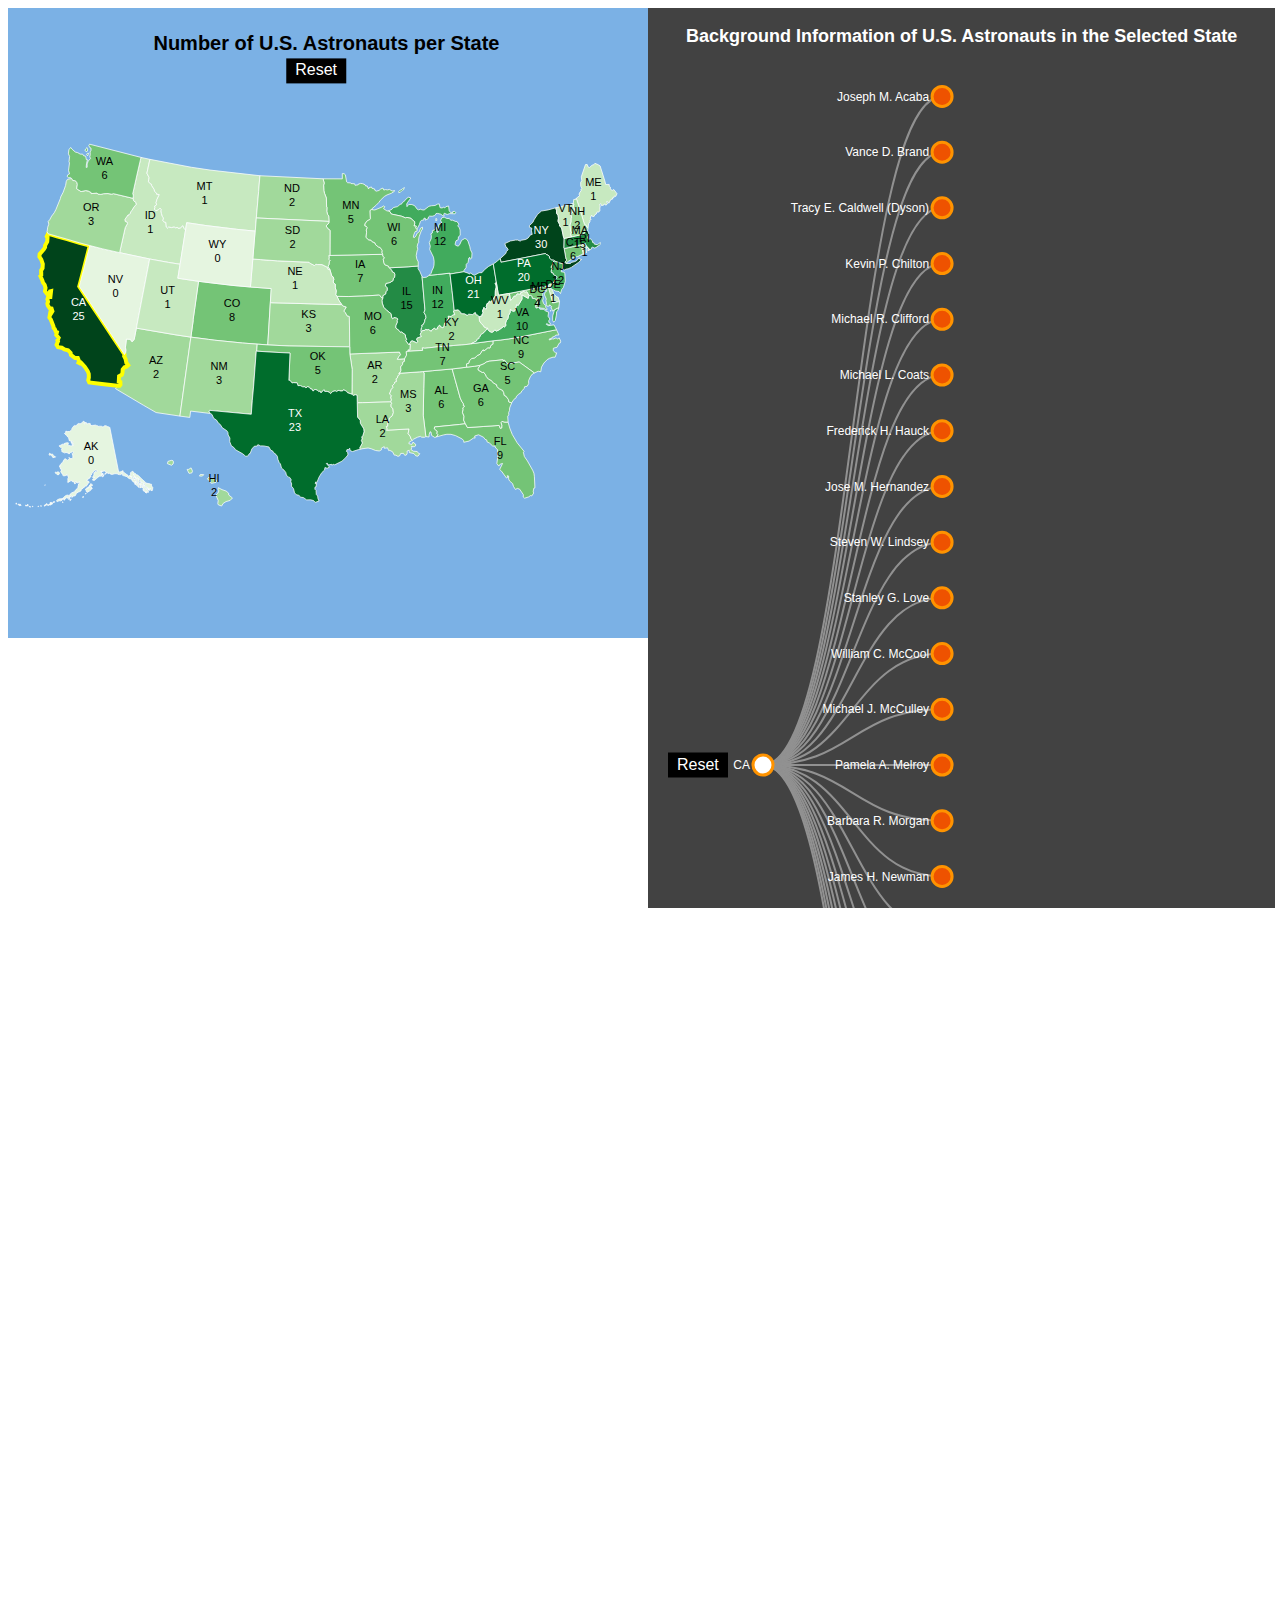
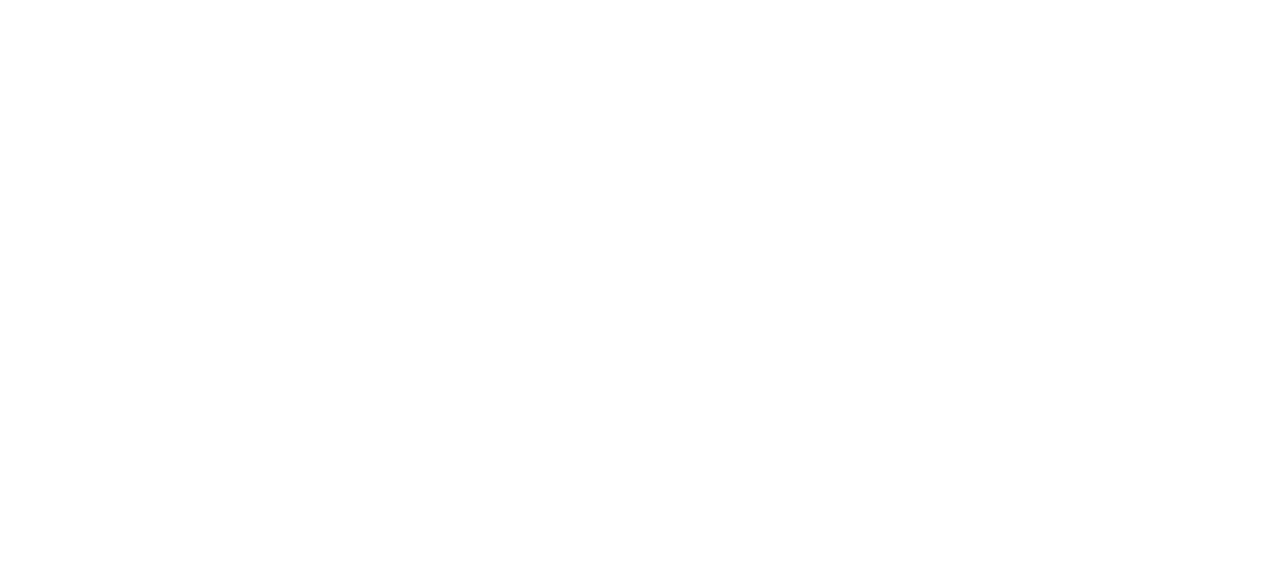
<file: index.html>
<!DOCTYPE html>
<html>

<head>
  <meta charset="utf-8">
  <link rel="stylesheet" href="style.css">
</head>

<body>
  <svg id="map"></svg>
  <div id="treeBox"></div>
  <svg id="network"></svg>
  <div id='myTooltip'></div>

  <script src="./scripts/d3/d3.v4.js"></script>
  <script src="./scripts/d3/d3.scale.chromatic.js"></script>
  <script src="./scripts/d3/d3.topojson.js"></script>
  <script src="./scripts/d3/d3.queue.js"></script>
  <script src="./scripts/map.js"></script>
  <script src="./scripts/tree.js"></script>
  <script src="./scripts/network.js"></script>
</body>

</html>
</file>
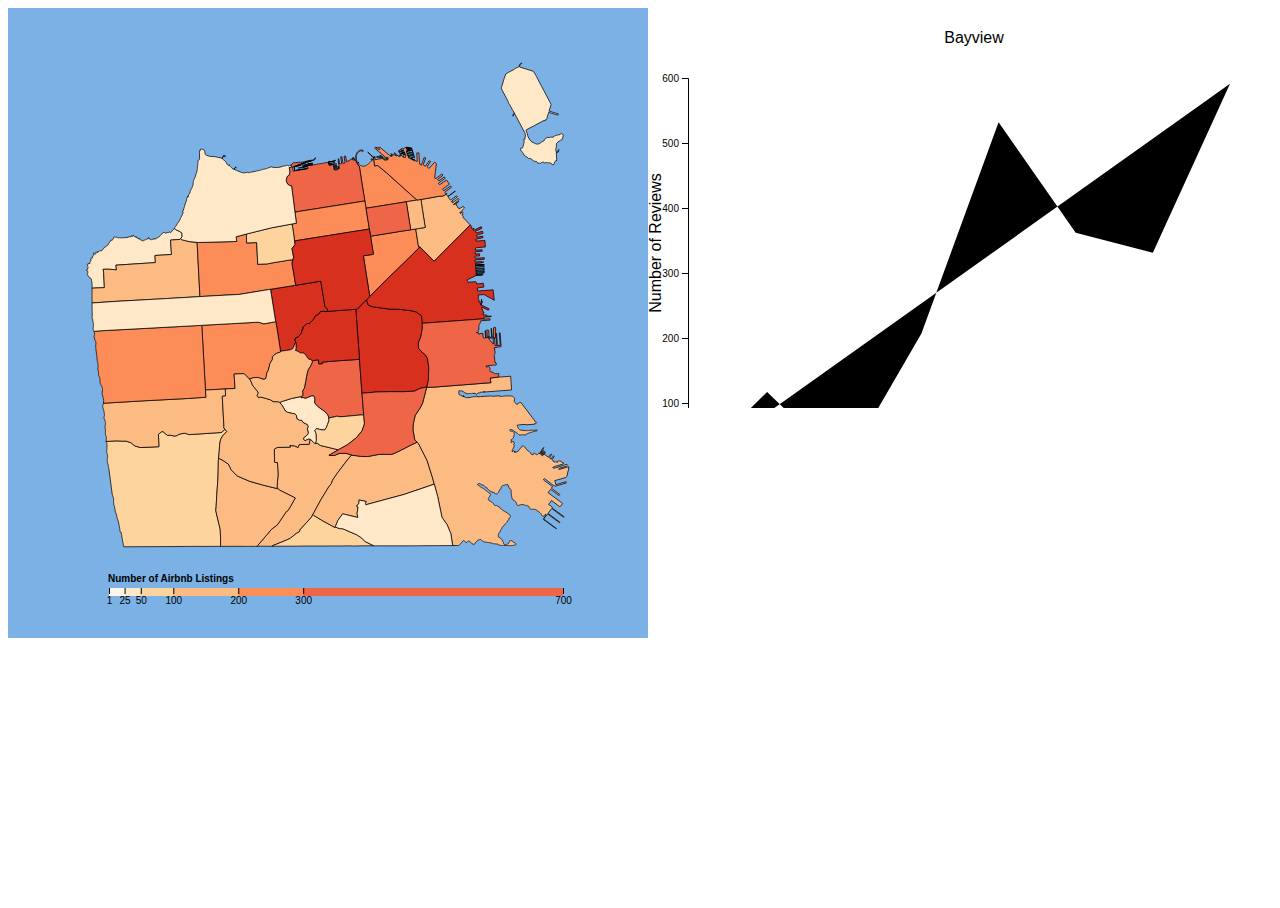
<file: assignment3.html>
<!DOCTYPE html>
<html>

<head>
  <meta charset="utf-8">
  <link rel="stylesheet" href="style.css">
</head>

<body>
  <svg id="map"></svg>
  <svg id="chart"></svg>
  <div id='myTooltip'></div>
  <!-- <script src="area1.js"></script> -->
  <script src="./scripts/d3/d3.v4.js"></script>
  <script src="./scripts/d3/d3.scale.chromatic.js"></script>
  <script src="./scripts/d3/d3.topojson.js"></script>
  <script src="./scripts/d3/d3.queue.js"></script>
  <script src="./scripts/line_graph.js"></script>
  <script src="./scripts/sf_choropleth.js"></script>
</body>

</html>
</file>
<file: style.css>
body, html {
  width: 100%;
  height: 100%;
  overflow-x: hidden;
}

#map {
  width: 50%;
  height: 70%;
  float: left;
  background-color: #7bb1e5;
}

#treeBox {
  width: 49%;
  overflow: scroll;
  height: 150%;
  float: right;
  background-color: #424242;
  margin-right: 1%;
}

#networkBox {
  width: 50%;
  height: 80%;
  float: left;
  overflow: hidden;
  background-color: #ffd479;
}

#titleAndLegend {
  width: 100%;
  height: 10%;
}

#network {
  width: 100%;
  height: 90%;
}

#myTooltip {
  padding: 1%;
  font-size: 80%;
  position: absolute;
  background-color: black;
  color: white;
  white-space: pre;
  text-align: left;
  opacity: 0.9;
  pointer-events: none;
  display: none;
}

.treeNode circle {
  fill: white;
  stroke: #ff9300;
  stroke-width: 3px;
}

.treeNode text {
  font: 12px sans-serif;
}

.treeLink {
  fill: none;
  stroke: #919191;
  stroke-width: 2px;
}

.graphNode circle {
  stroke: #ff7e79;
  stroke-width: 2px;
}

.graphLink line {
  stroke: #919191;
  stroke-width: 1px;
  stroke-opacity: 1;
}

.graphNode text {
  font-family: sans-serif;
  font-size: 12px;
}

text {
  font-family: sans-serif;
}

p {
  font-family: sans-serif;
  text-align: center;
  font-weight: bold;
  font-size: 18px;
  color: white;
}
</file>
